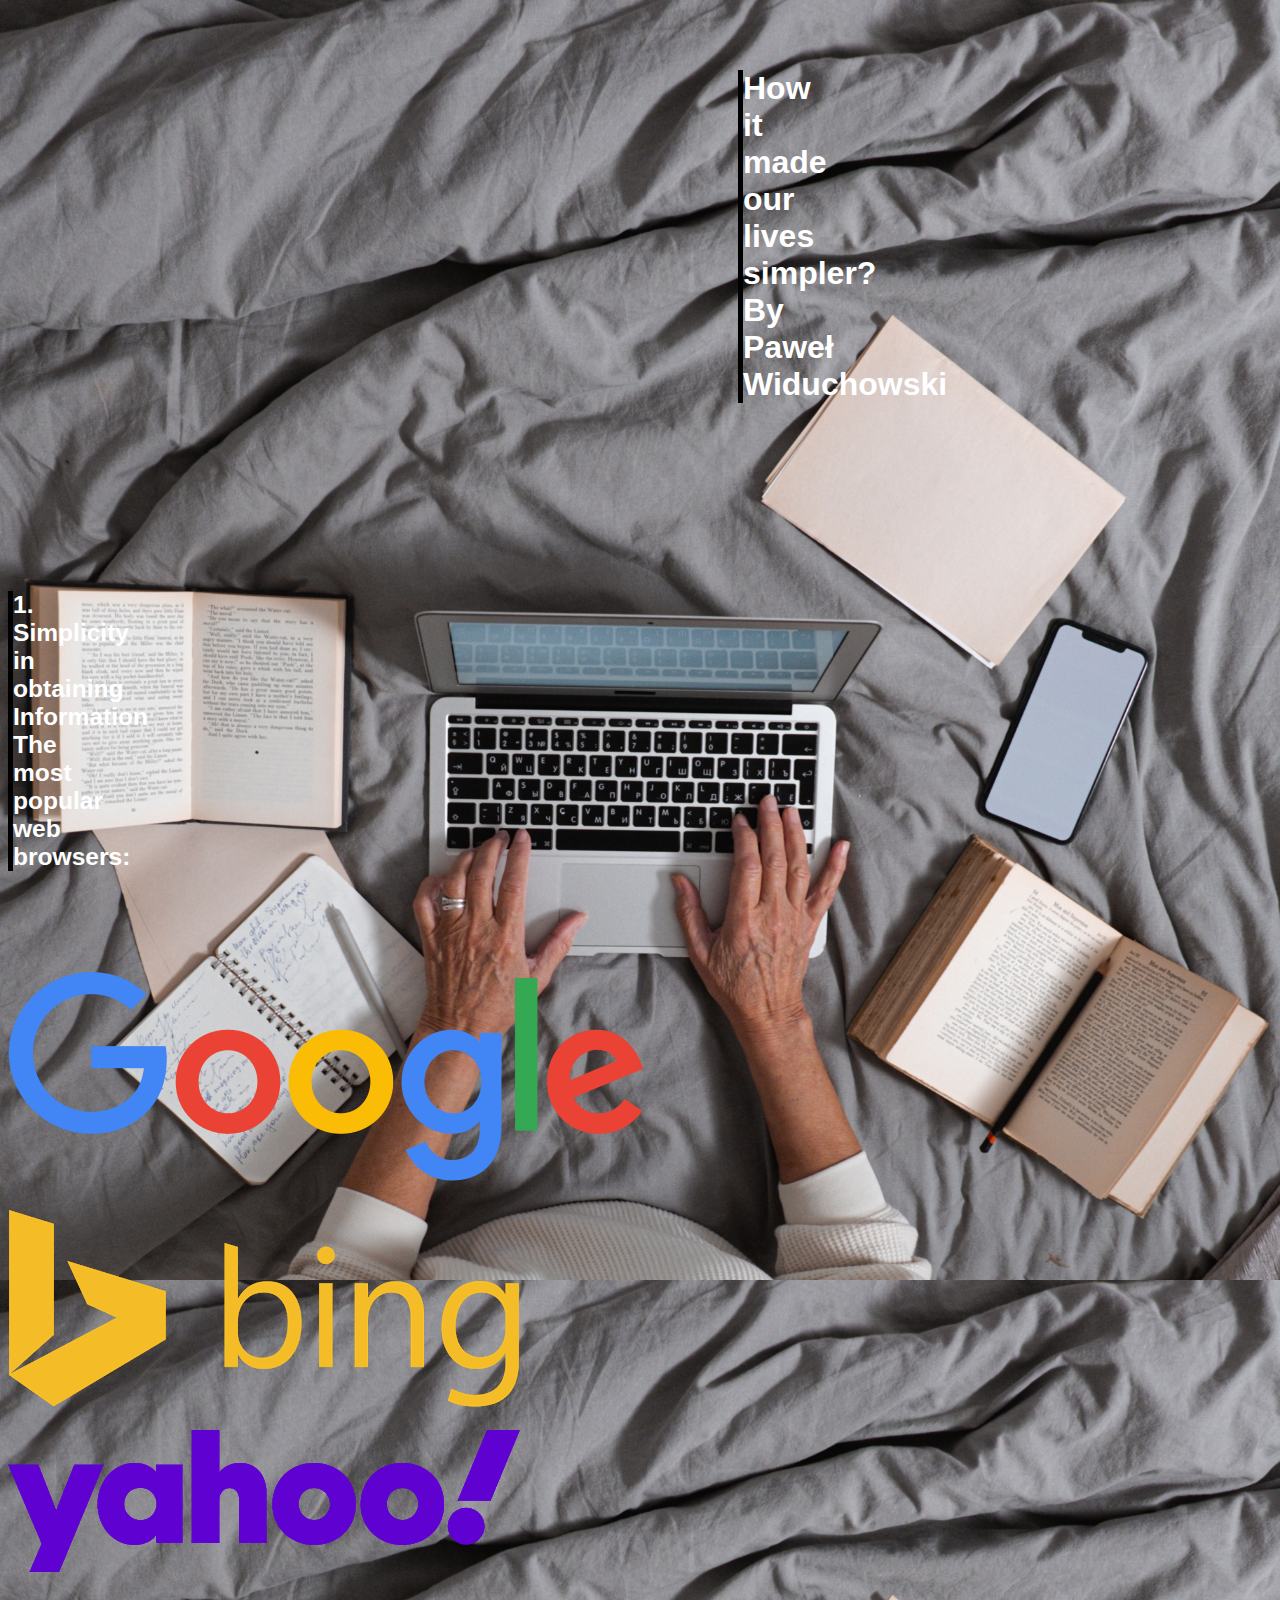
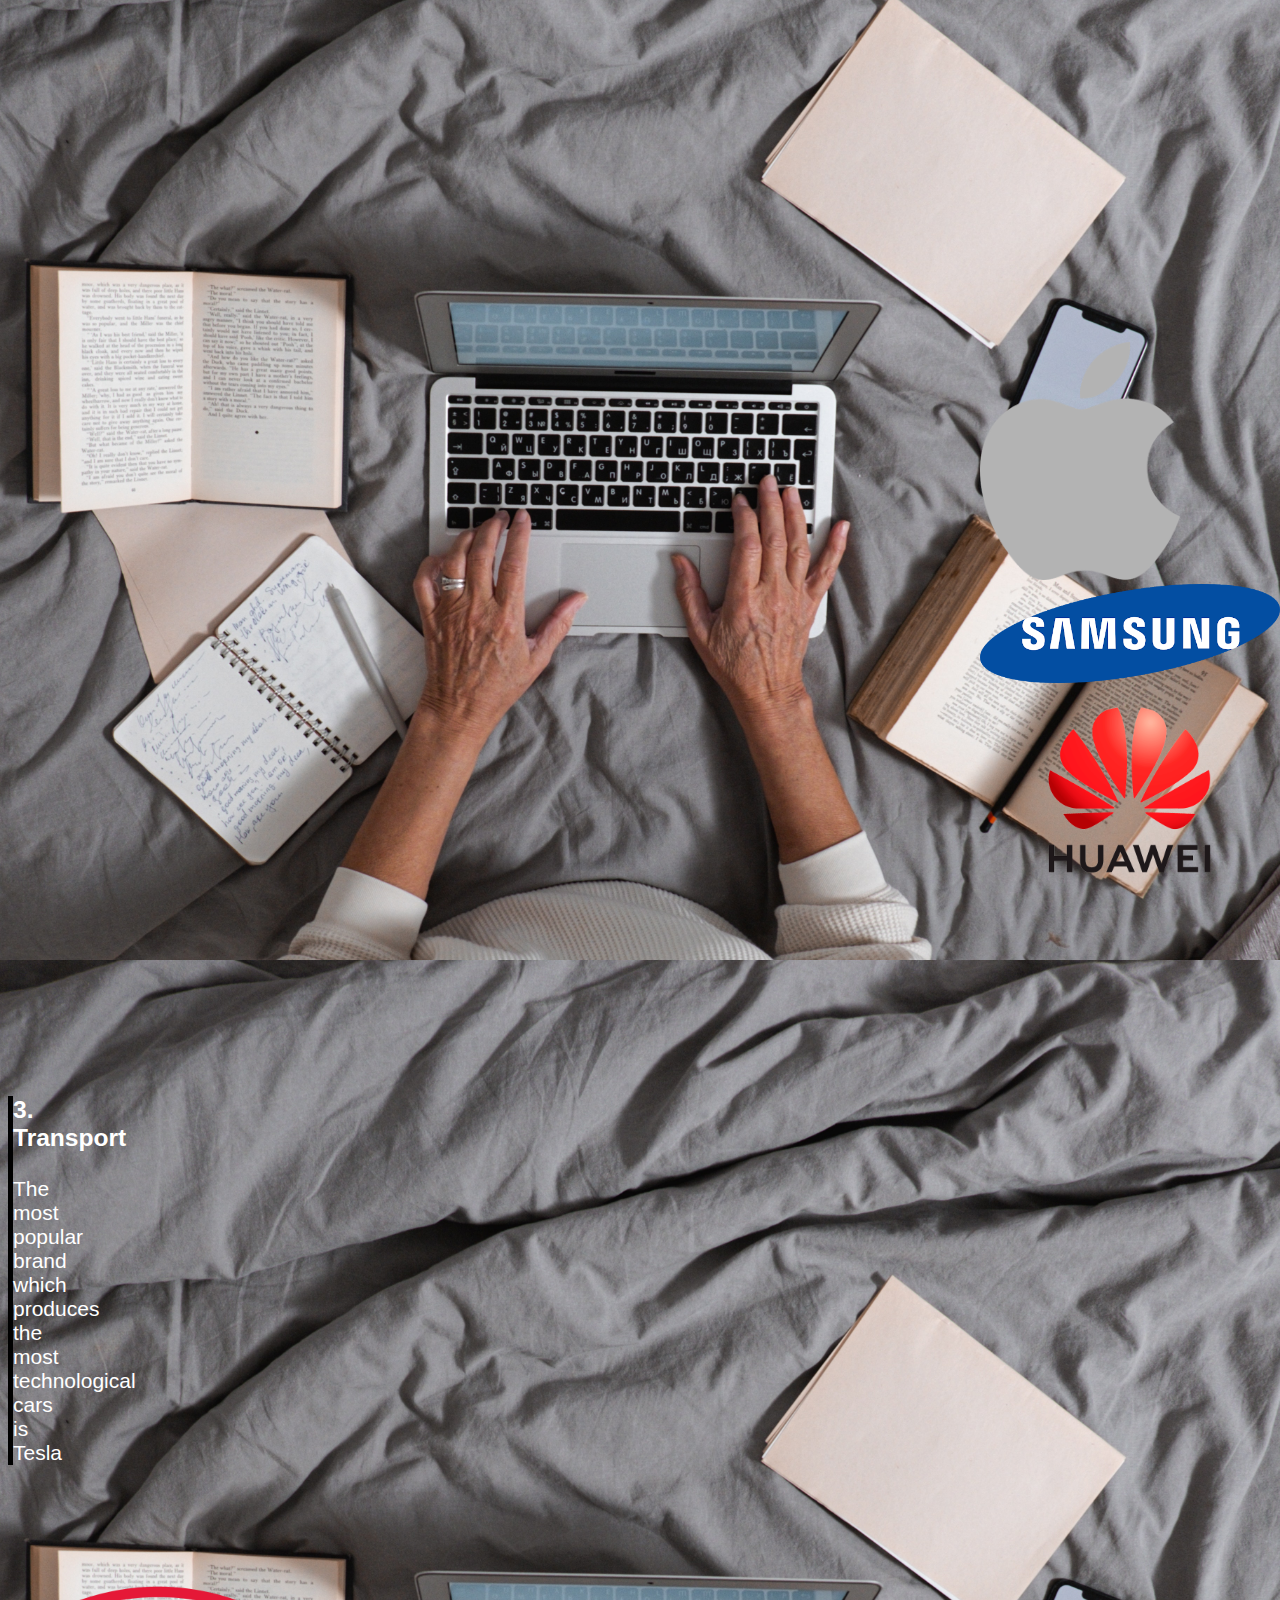
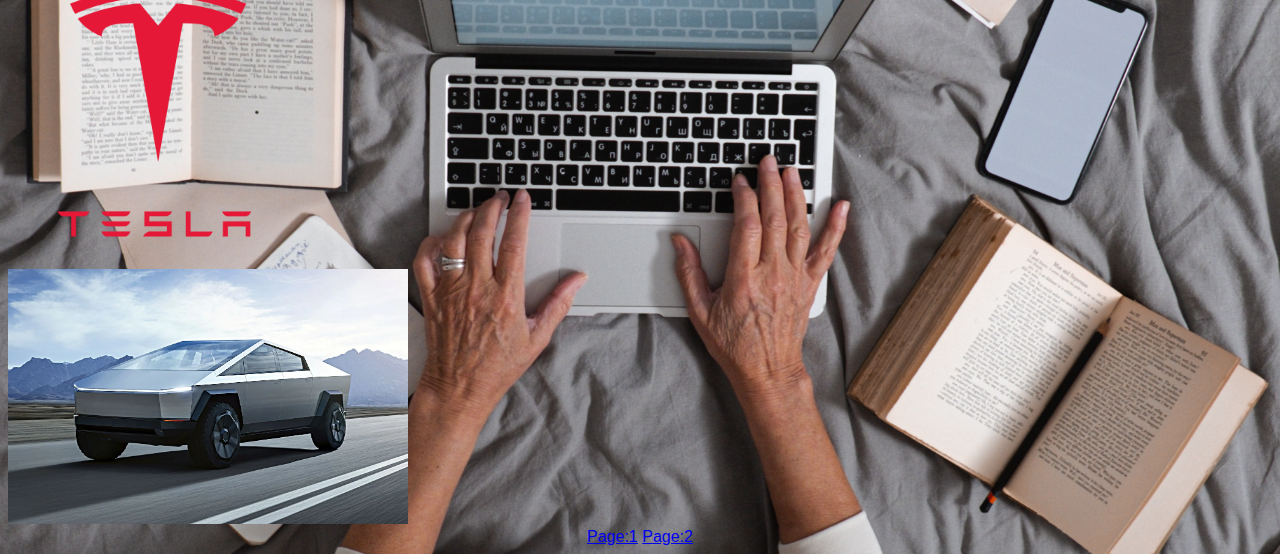
<file: index.html>
<!DOCTYPE html>
<html lang="en" dir="ltr">
  <head>
    <meta charset="utf-8">
	<meta name="author" content="Paweł Widuchowski">  
	  
    <title>How It made our lives smipler? Page:1</title>
	 <link rel="stylesheet" type="text/css" href="style.css">
  </head>
  <body>
    <div class="d1">
		<h1><center>How it made our lives simpler?</center> <center>By</center> 
		<center>Paweł Widuchowski</center></h1> 
	</div>
	<br>
	<div class="d2">
		<h3>1. Simplicity in obtaining Information
		<br>The most popular web browsers:
		</h3>
		</div>
    <a href="https://www.google.pl"><img src="640px-Google_2015_logo.jpg" alt="google logo"></a> 
<br><br>
	<a href="https://www.bing.com/?cc=pl"><img src="bing.jpg" alt="bing logo"></a>
<br><br>
	<a href="https://www.yahoo.com/"><img src="yahoo.jpg" alt="yahoo logo"></a>
	<br>


	<div class="d3">
		<h3>2. The most popular mobile phone brands:</h3>
		</div>
		<div class="d4">
	<a href="https://www.apple.com/pl/"><img src="apple.jpg" width="200"  alt="apple logo"></a>
		<br>
		<a href="https://www.samsung.com/pl/"><img src="samsung.jpg"width="300"  alt="samsung logo"></a>
		<br><br>
		<a href="https://consumer.huawei.com/pl/"><img src="Huawei.jpg"width="300"  alt="huawei logo"></a>
		</div>
		<br><br><br><br><br><br><br><br><br><br><br><br><br><br><br><br><br><br><br><br><br><br><br><br><br><br><br><br><br><br><br><br><br><br><br><br><br><br>
		
	<div class="d2">
		<h3>3. Transport</h3>
The most popular brand which produces the most technological cars is Tesla		
		</div>
		<a href="https://www.tesla.com/pl_pl"><img src="Tesla.jpg" width="300" alt="Tesla logo"></a>
<br>		
		<img src="cybertruck.jpg" width="400" alt="Cybertruck"> 
		
		<center>
		<a href="index.html">Page:1</a>
<a href="2.html">Page:2</a>	
	</center>
  </body>
</html>
</file>
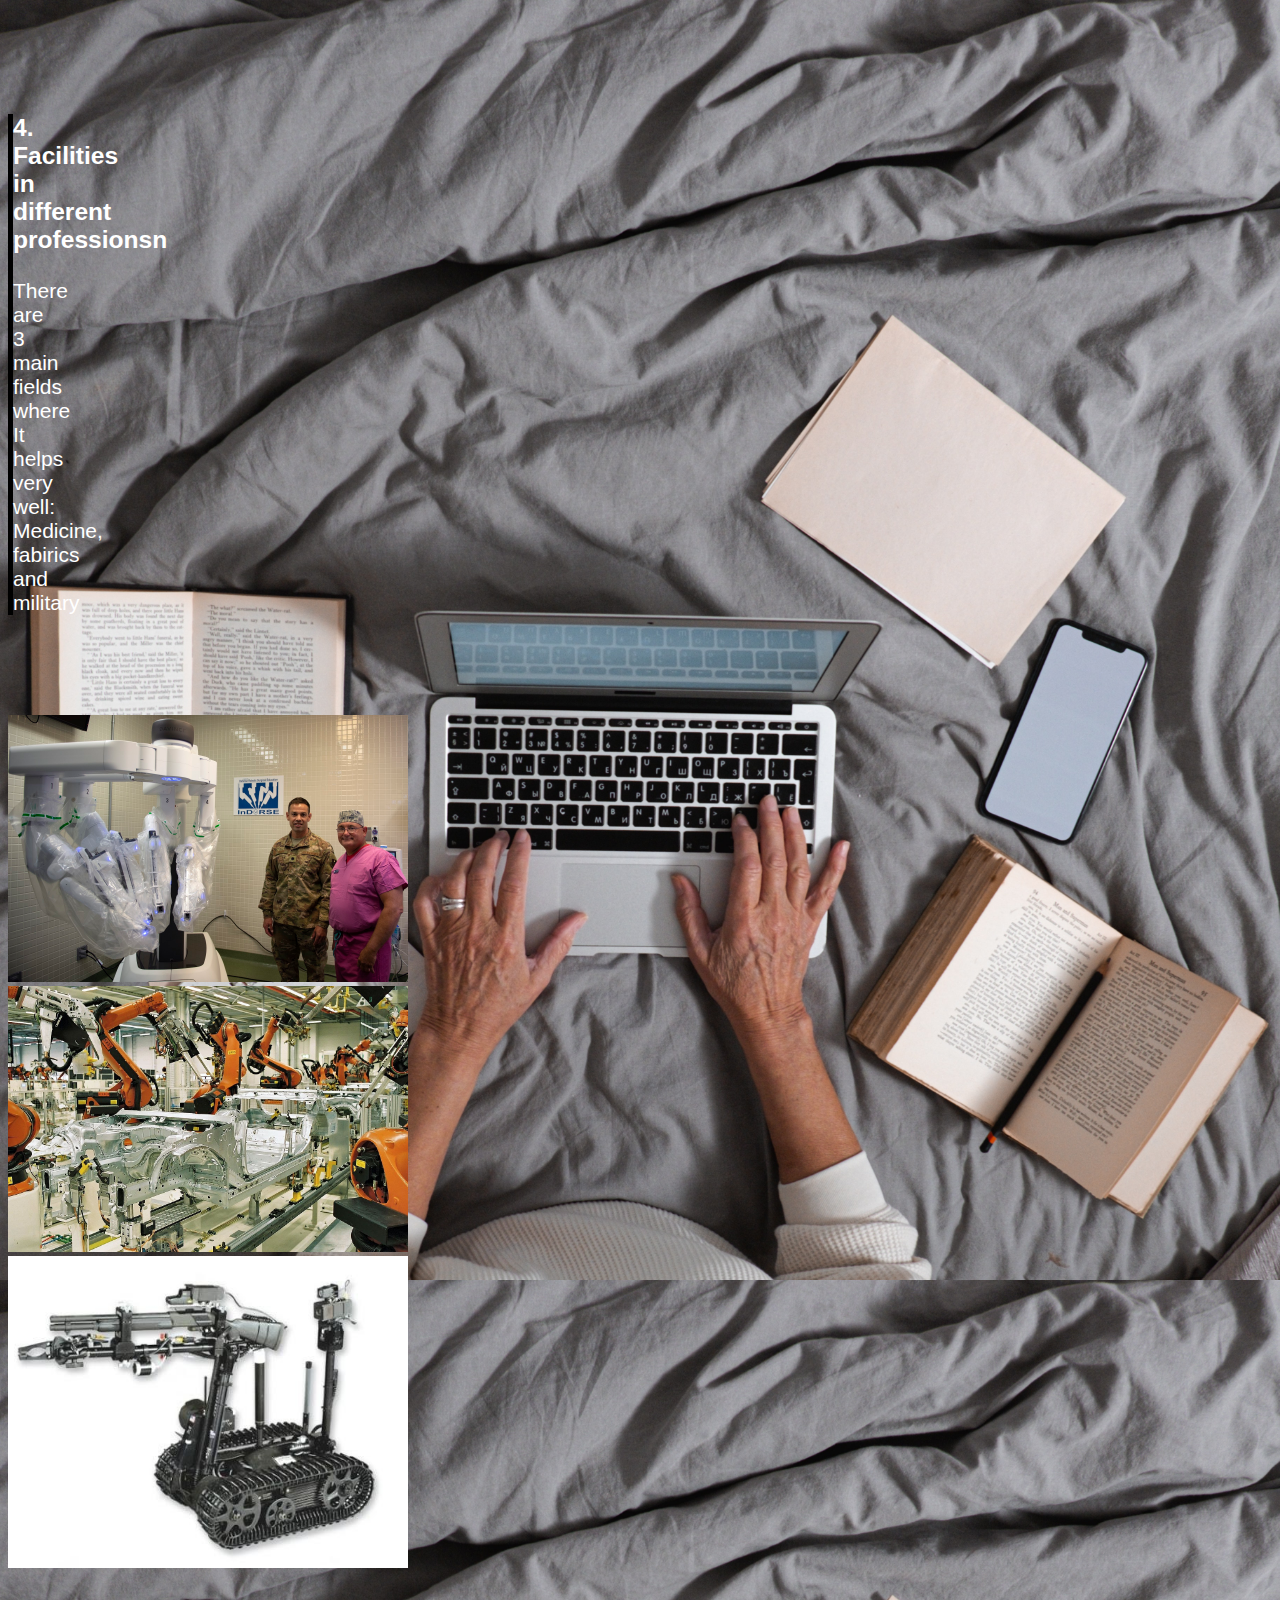
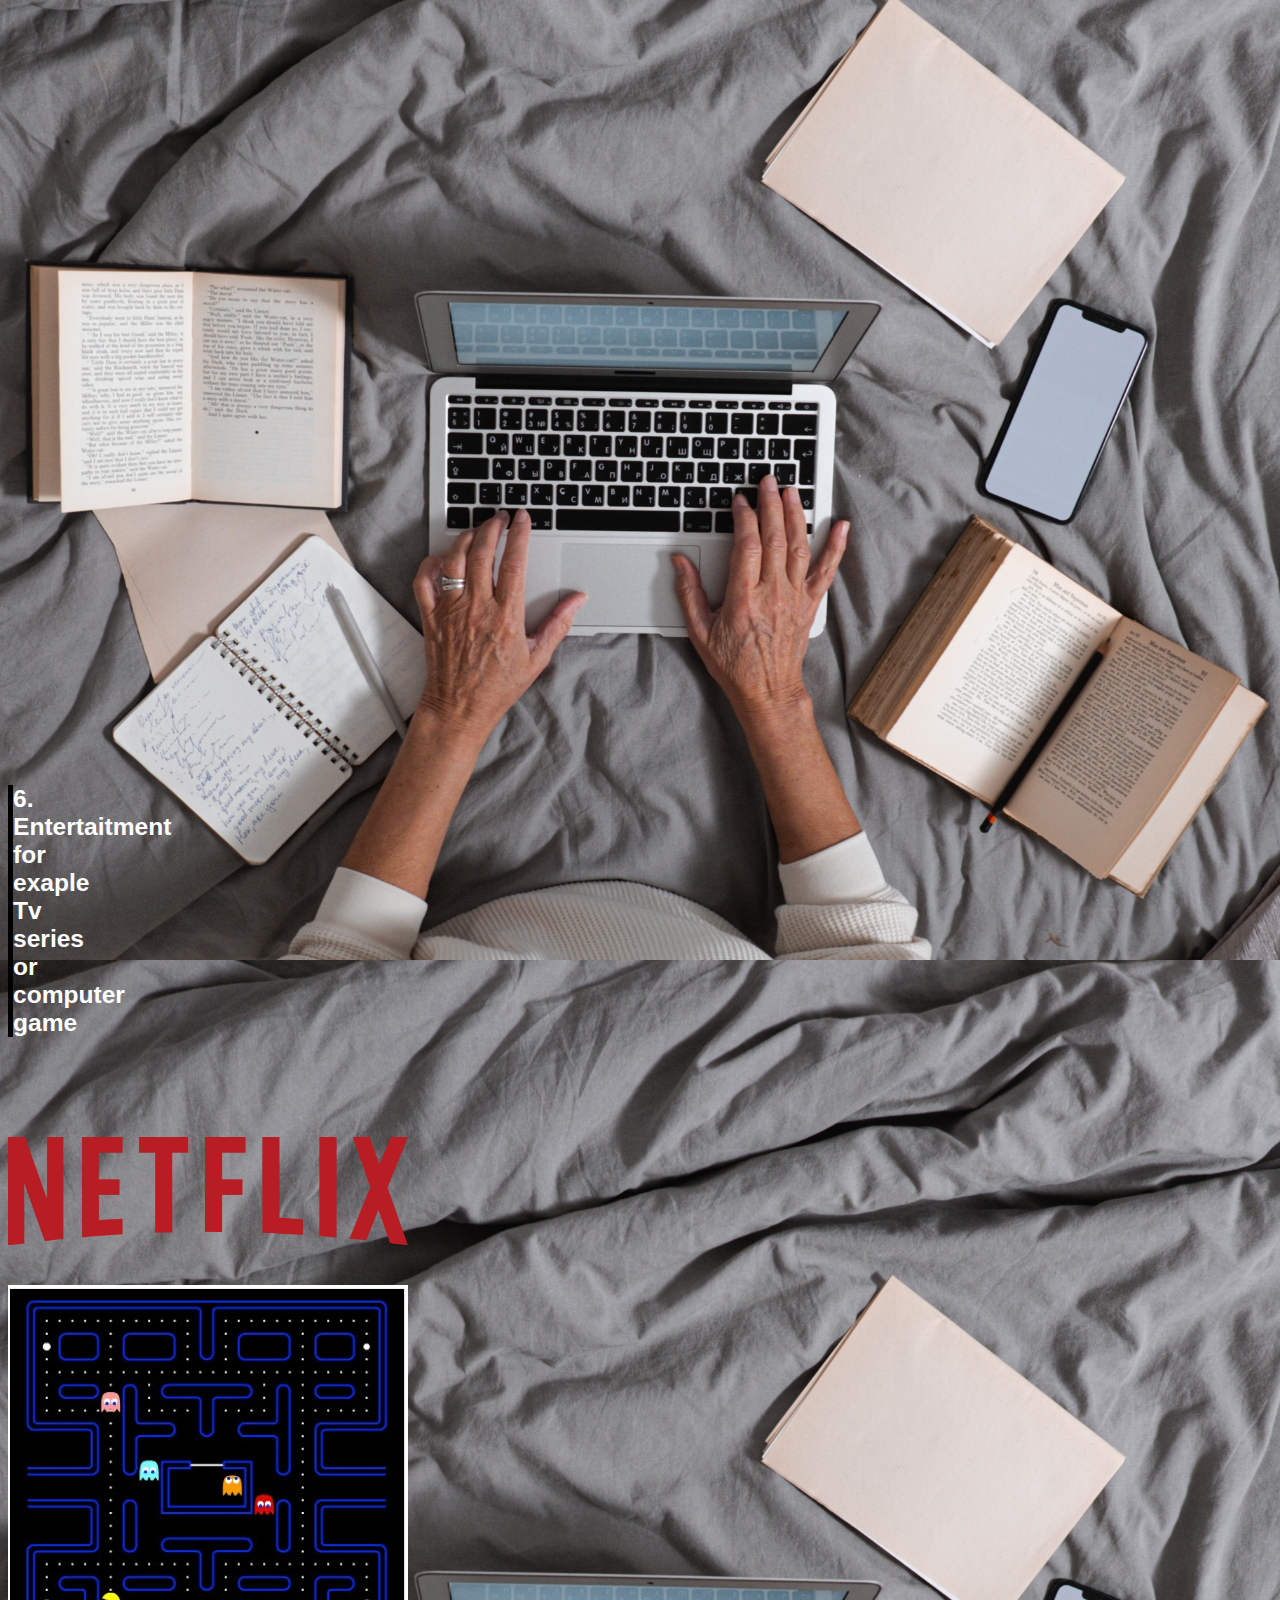
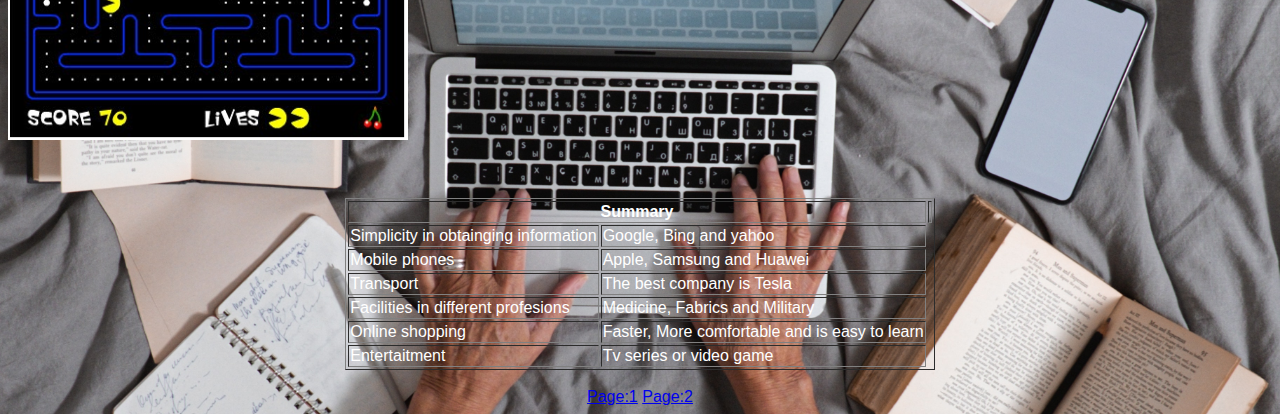
<file: 2.html>
<!DOCTYPE html>
<html lang="en" dir="ltr">
  <head>
    <meta charset="utf-8">
    <title>How It made our lives smipler? Page:2</title>
	 <link rel="stylesheet" type="text/css" href="style.css">
  </head>
  <body>
    
	<br><br>
	<div class="d2">
		<h3>4. Facilities in different professionsn</h3>
		There are 3 main fields where It helps very well:
		Medicine, fabirics and military
		</div>
		<img src="medic.jpg" width="400" alt="medicine"
		<br><br>
	<img src="fabric.jpg" width="400" alt="fabric"
<br><br>
	<img src="war.jpg" width="400" alt="military"
	<br><br>
	<div class="d3">
		<h3>5. Online shopping:</h3>
		</div>
		<div class="d6">
	<ol>
	<li>It is much faster than normal shopping</li>
	<li>It is more comfortable</li>
	<li>It is very easy to learn</li>
	</ol>	
		</div>
		<div class="d2">
		<h3>6. Entertaitment for exaple Tv series or computer game
		</div>
		<a href="https://www.netflix.com/pl/"><img src="netflix.jpg" width="400" alt="netflix"></a>
		<br><br><br>
	<img src="pac.jpg" width="400" alt="pacman"
	<br><br><br><br><br>
	<center>
	<table border="1">
	<th colspan="2">Summary<th>
<tr>
<td>Simplicity in obtainging information</td>
<td>Google, Bing and yahoo</td>
</tr>
<tr>
<td>Mobile phones</td>
<td>Apple, Samsung and Huawei</td>
</tr>
<tr>
<td>Transport</td>
<td>The best company is Tesla</td>
</tr>
<td>Facilities in different profesions</td>
<td>Medicine, Fabrics and Military</td>
</tr>
<tr>
<td>Online shopping</td>
<td>Faster, More comfortable and is easy to learn</td>
</tr>
<tr>
<td>Entertaitment</td>
<td>Tv series or video game</td>
</tr>
</table>
</center>
<br>
		<center>
		 <a href="index.html">Page:1</a>
		 <a href="2.html">Page:2</a>
		 </center>
  </body>
</html>
</file>
<file: style.css>
body {
background-image: url("pexels-cottonbro-5485889.jpg");
background-size: 100%;
font-family: sans-serif;
color: white;
}

.d1 {
	background-color:black;
  margin-top: 70px;
  margin-bottom: 100px;
  margin-right: 650px;
  margin-left: 730px;
  padding-left: 5px;
}
.d2 {
	background-color:black;
  margin-top: 70px;
  margin-bottom: 100px;
  margin-right: 1445px;
  margin-left: 0px;
  padding-left: 5px;
  font-size: 21px;
}
		

.d3 {
	background-color:black;
  margin-top: 70px;
  margin-bottom: 100px;
  margin-right: 0px;
  margin-left: 1445px;
  padding-left: 5px;
  font-size: 21px;
}
.d4 {
	position: absolute;
right: 0%;
}
.d5 {
	background-color:black;
  margin-top: 70px;
  margin-bottom: 100px;
  margin-right: 1760px;
  margin-left: 0px;
  padding-left: 5px;
  font-size: 21px;
}
.d6 {
	background-color:black;
  margin-top: 70px;
  margin-bottom: 100px;
  margin-right: 0px;
  margin-left: 1445px;
  padding-left: 5px;
  font-size: 23px;
</file>
